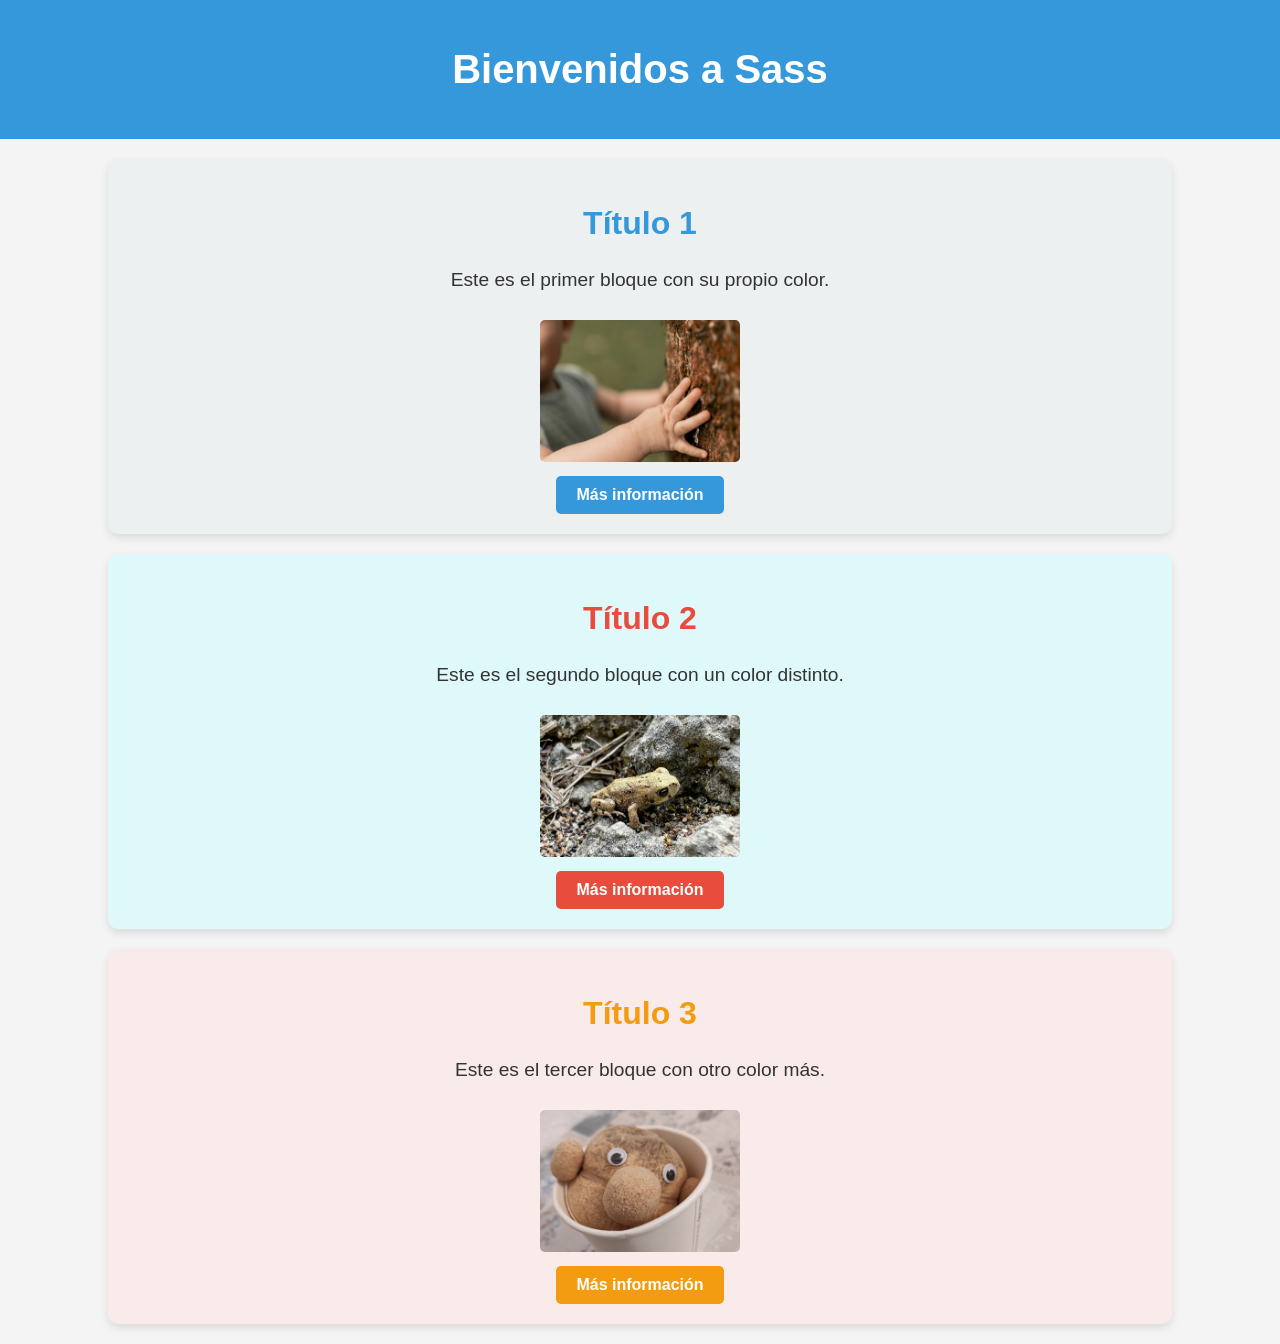
<file: Ejemplo trabajo/index.html>
<!DOCTYPE html>
<html lang="es">
<head>
    <meta charset="UTF-8">
    <meta name="viewport" content="width=device-width, initial-scale=1.0">
    <title>Ejemplo de Sass</title>
    <link rel="stylesheet" href="styles.css">
</head>
<body>
    <header>
        <h1>Bienvenidos a Sass</h1>
    </header>
    
    <main>
        <section class="bloque bloque-1">
            <h2>Título 1</h2>
            <p>Este es el primer bloque con su propio color.</p>
            <img src="images/1.png" alt="Imagen 1">
            <div class="btn-container">
                <button class="btn btn-1">Más información</button>
            </div>
        </section>

        <section class="bloque bloque-2">
            <h2>Título 2</h2>
            <p>Este es el segundo bloque con un color distinto.</p>
            <img src="images/2.png" alt="Imagen 2">
            <div class="btn-container">
                <button class="btn btn-2">Más información</button>
            </div>
        </section>

        <section class="bloque bloque-3">
            <h2>Título 3</h2>
            <p>Este es el tercer bloque con otro color más.</p>
            <img src="images/3.png" alt="Imagen 3">
            <div class="btn-container">
                <button class="btn btn-3">Más información</button>
            </div>
        </section>
    </main>
</body>
</html>
</file>
<file: Ejemplo trabajo/styles.css>
body {
  font-family: Arial, sans-serif;
  background-color: #f4f4f4;
  text-align: center;
  margin: 0;
  padding: 0;
}

header {
  background-color: #3498db;
  padding: 20px;
}
header h1 {
  color: white;
  font-size: 2.5rem;
}

.bloque img {
  width: 200px;
  height: auto;
  margin-top: 10px;
  border-radius: 5px;
}
.bloque h2 {
  font-size: 2rem;
}
.bloque p {
  font-size: 1.2rem;
}

.bloque-1 {
  background-color: #ecf0f1;
  color: #333;
  padding: 20px;
  margin: 20px auto;
  width: 80%;
  border-radius: 10px;
  box-shadow: 0px 4px 8px rgba(0, 0, 0, 0.1);
}
.bloque-1 h2 {
  color: #3498db;
}

.bloque-2 {
  background-color: #dff9fb;
  color: #333;
  padding: 20px;
  margin: 20px auto;
  width: 80%;
  border-radius: 10px;
  box-shadow: 0px 4px 8px rgba(0, 0, 0, 0.1);
}
.bloque-2 h2 {
  color: #e74c3c;
}

.bloque-3 {
  background-color: #f9ebea;
  color: #333;
  padding: 20px;
  margin: 20px auto;
  width: 80%;
  border-radius: 10px;
  box-shadow: 0px 4px 8px rgba(0, 0, 0, 0.1);
}
.bloque-3 h2 {
  color: #f39c12;
}

.btn-container {
  display: flex;
  justify-content: center;
  margin-top: 10px;
}

.btn, .btn-3, .btn-2, .btn-1 {
  display: inline-block;
  padding: 10px 20px;
  border-radius: 5px;
  border: none;
  font-size: 1rem;
  font-weight: bold;
  cursor: pointer;
  transition: background 0.3s ease-in-out;
}
.btn:hover, .btn-3:hover, .btn-2:hover, .btn-1:hover {
  opacity: 0.8;
}

.btn-1 {
  background-color: #3498db;
  color: white;
}

.btn-2 {
  background-color: #e74c3c;
  color: white;
}

.btn-3 {
  background-color: #f39c12;
  color: white;
}

/*# sourceMappingURL=styles.css.map */
</file>
